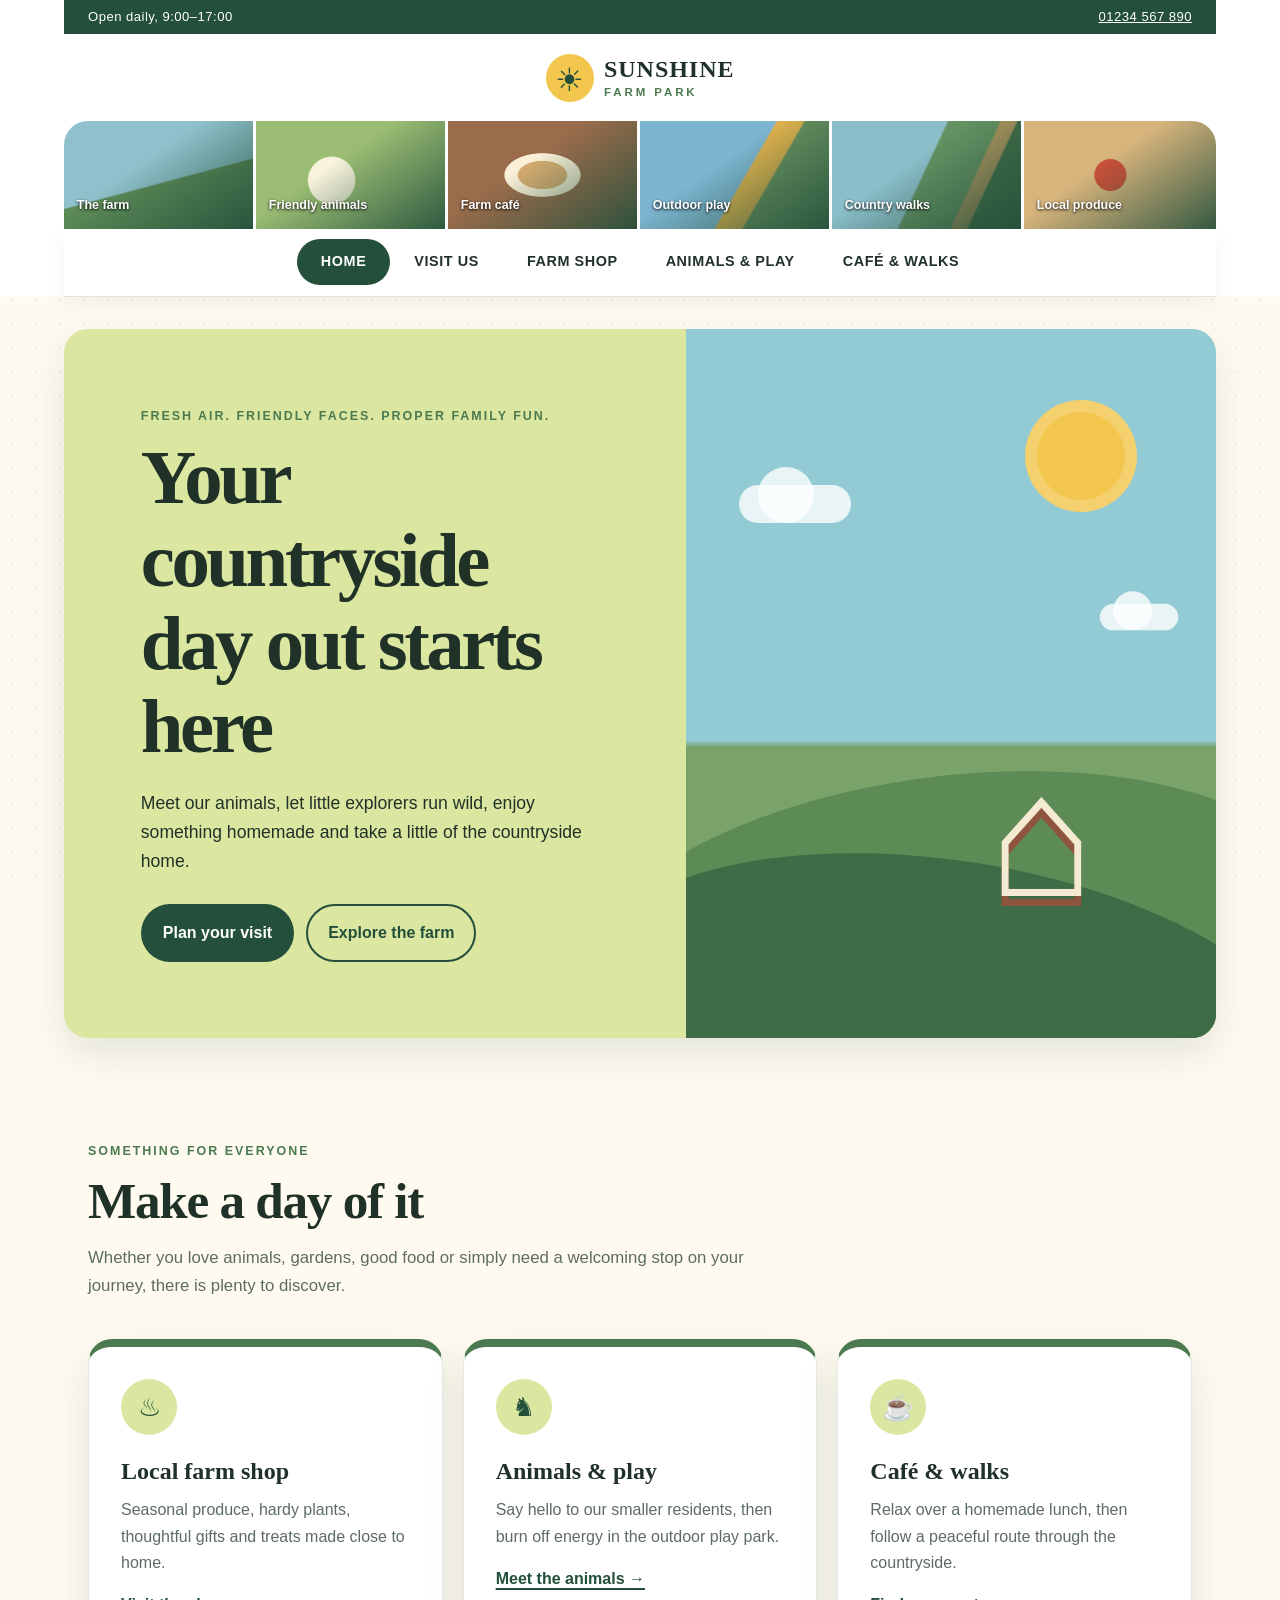
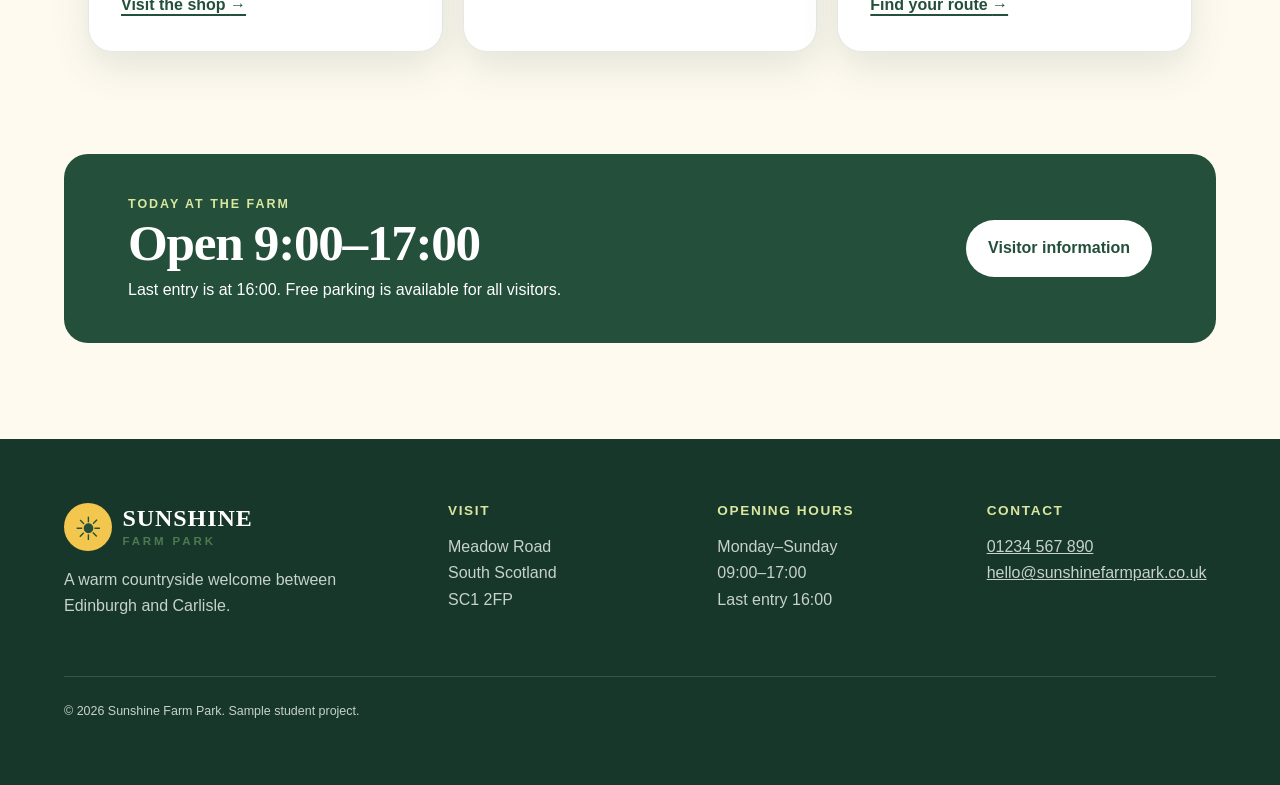
<file: index.html>
<!DOCTYPE html>
<html lang="en">
<head>
  <meta charset="UTF-8">
  <meta name="viewport" content="width=device-width, initial-scale=1.0">
  <meta name="description" content="Discover Sunshine Farm Park: a farm shop, friendly animals, café, play park and countryside walks between Edinburgh and Carlisle.">
  <title>Sunshine Farm Park | A grand day out in the countryside</title>
  <link rel="stylesheet" href="style.css">
  <link rel="stylesheet" href="styles/home.css">
  <script src="script.js" defer></script>
</head>
<body data-page="home">
  <a class="skip-link" href="#main-content">Skip to main content</a>
  <header class="site-header">
    <div class="site-header__utility">
      <p>Open daily, 9:00–17:00</p>
      <a href="tel:+441234567890">01234 567 890</a>
    </div>
    <a class="brand" href="index.html" aria-label="Sunshine Farm Park home">
      <span class="brand__mark" aria-hidden="true">☀</span>
      <span><strong>Sunshine</strong><small>Farm Park</small></span>
    </a>
    <div class="image-strip" aria-label="A taste of Sunshine Farm Park">
      <span class="image-strip__tile image-strip__tile--farm">The farm</span>
      <span class="image-strip__tile image-strip__tile--animals">Friendly animals</span>
      <span class="image-strip__tile image-strip__tile--cafe">Farm café</span>
      <span class="image-strip__tile image-strip__tile--play">Outdoor play</span>
      <span class="image-strip__tile image-strip__tile--walks">Country walks</span>
      <span class="image-strip__tile image-strip__tile--shop">Local produce</span>
    </div>
    <nav class="nav" aria-label="Primary navigation">
      <button class="nav__toggle" type="button" aria-expanded="false" aria-controls="primary-menu">
        <span>Menu</span><span aria-hidden="true">☰</span>
      </button>
      <ul class="nav__list" id="primary-menu">
        <li><a class="nav__link" href="index.html" aria-current="page">Home</a></li>
        <li><a class="nav__link" href="visit.html">Visit us</a></li>
        <li><a class="nav__link" href="shop.html">Farm shop</a></li>
        <li><a class="nav__link" href="animals-play.html">Animals &amp; play</a></li>
        <li><a class="nav__link" href="cafe-walks.html">Café &amp; walks</a></li>
      </ul>
    </nav>
  </header>

  <main id="main-content">
    <section class="hero">
      <div class="hero__content">
        <p class="eyebrow">Fresh air. Friendly faces. Proper family fun.</p>
        <h1>Your countryside day out starts here</h1>
        <p>Meet our animals, let little explorers run wild, enjoy something homemade and take a little of the countryside home.</p>
        <div class="button-row">
          <a class="button button--primary" href="visit.html">Plan your visit</a>
          <a class="button button--secondary" href="#discover">Explore the farm</a>
        </div>
      </div>
      <div class="hero__scene" aria-label="Illustration of rolling countryside and a farm">
        <span class="hero__sun" aria-hidden="true"></span>
        <span class="hero__cloud hero__cloud--one" aria-hidden="true"></span>
        <span class="hero__cloud hero__cloud--two" aria-hidden="true"></span>
        <span class="hero__barn" aria-hidden="true">⌂</span>
      </div>
    </section>

    <section class="section" id="discover">
      <div class="section__heading">
        <p class="eyebrow">Something for everyone</p>
        <h2>Make a day of it</h2>
        <p>Whether you love animals, gardens, good food or simply need a welcoming stop on your journey, there is plenty to discover.</p>
      </div>
      <div class="card-grid card-grid--three">
        <article class="feature-card feature-card--shop">
          <span class="feature-card__icon" aria-hidden="true">♨</span>
          <h3>Local farm shop</h3>
          <p>Seasonal produce, hardy plants, thoughtful gifts and treats made close to home.</p>
          <a class="text-link" href="shop.html">Visit the shop <span aria-hidden="true">→</span></a>
        </article>
        <article class="feature-card feature-card--animals">
          <span class="feature-card__icon" aria-hidden="true">♞</span>
          <h3>Animals &amp; play</h3>
          <p>Say hello to our smaller residents, then burn off energy in the outdoor play park.</p>
          <a class="text-link" href="animals-play.html">Meet the animals <span aria-hidden="true">→</span></a>
        </article>
        <article class="feature-card feature-card--cafe">
          <span class="feature-card__icon" aria-hidden="true">☕</span>
          <h3>Café &amp; walks</h3>
          <p>Relax over a homemade lunch, then follow a peaceful route through the countryside.</p>
          <a class="text-link" href="cafe-walks.html">Find your route <span aria-hidden="true">→</span></a>
        </article>
      </div>
    </section>

    <section class="callout">
      <div><p class="eyebrow">Today at the farm</p><h2>Open 9:00–17:00</h2><p>Last entry is at 16:00. Free parking is available for all visitors.</p></div>
      <a class="button button--light" href="visit.html">Visitor information</a>
    </section>
  </main>

  <footer class="footer">
    <div class="footer__grid">
      <div><a class="brand brand--footer" href="index.html"><span class="brand__mark" aria-hidden="true">☀</span><span><strong>Sunshine</strong><small>Farm Park</small></span></a><p>A warm countryside welcome between Edinburgh and Carlisle.</p></div>
      <div><h2 class="footer__heading">Visit</h2><p>Meadow Road<br>South Scotland<br>SC1 2FP</p></div>
      <div><h2 class="footer__heading">Opening hours</h2><p>Monday–Sunday<br>09:00–17:00<br>Last entry 16:00</p></div>
      <div><h2 class="footer__heading">Contact</h2><p><a href="tel:+441234567890">01234 567 890</a><br><a href="mailto:hello@sunshinefarmpark.co.uk">hello@sunshinefarmpark.co.uk</a></p></div>
    </div>
    <p class="footer__legal">&copy; <span data-current-year>2026</span> Sunshine Farm Park. Sample student project.</p>
  </footer>
</body>
</html>
</file>
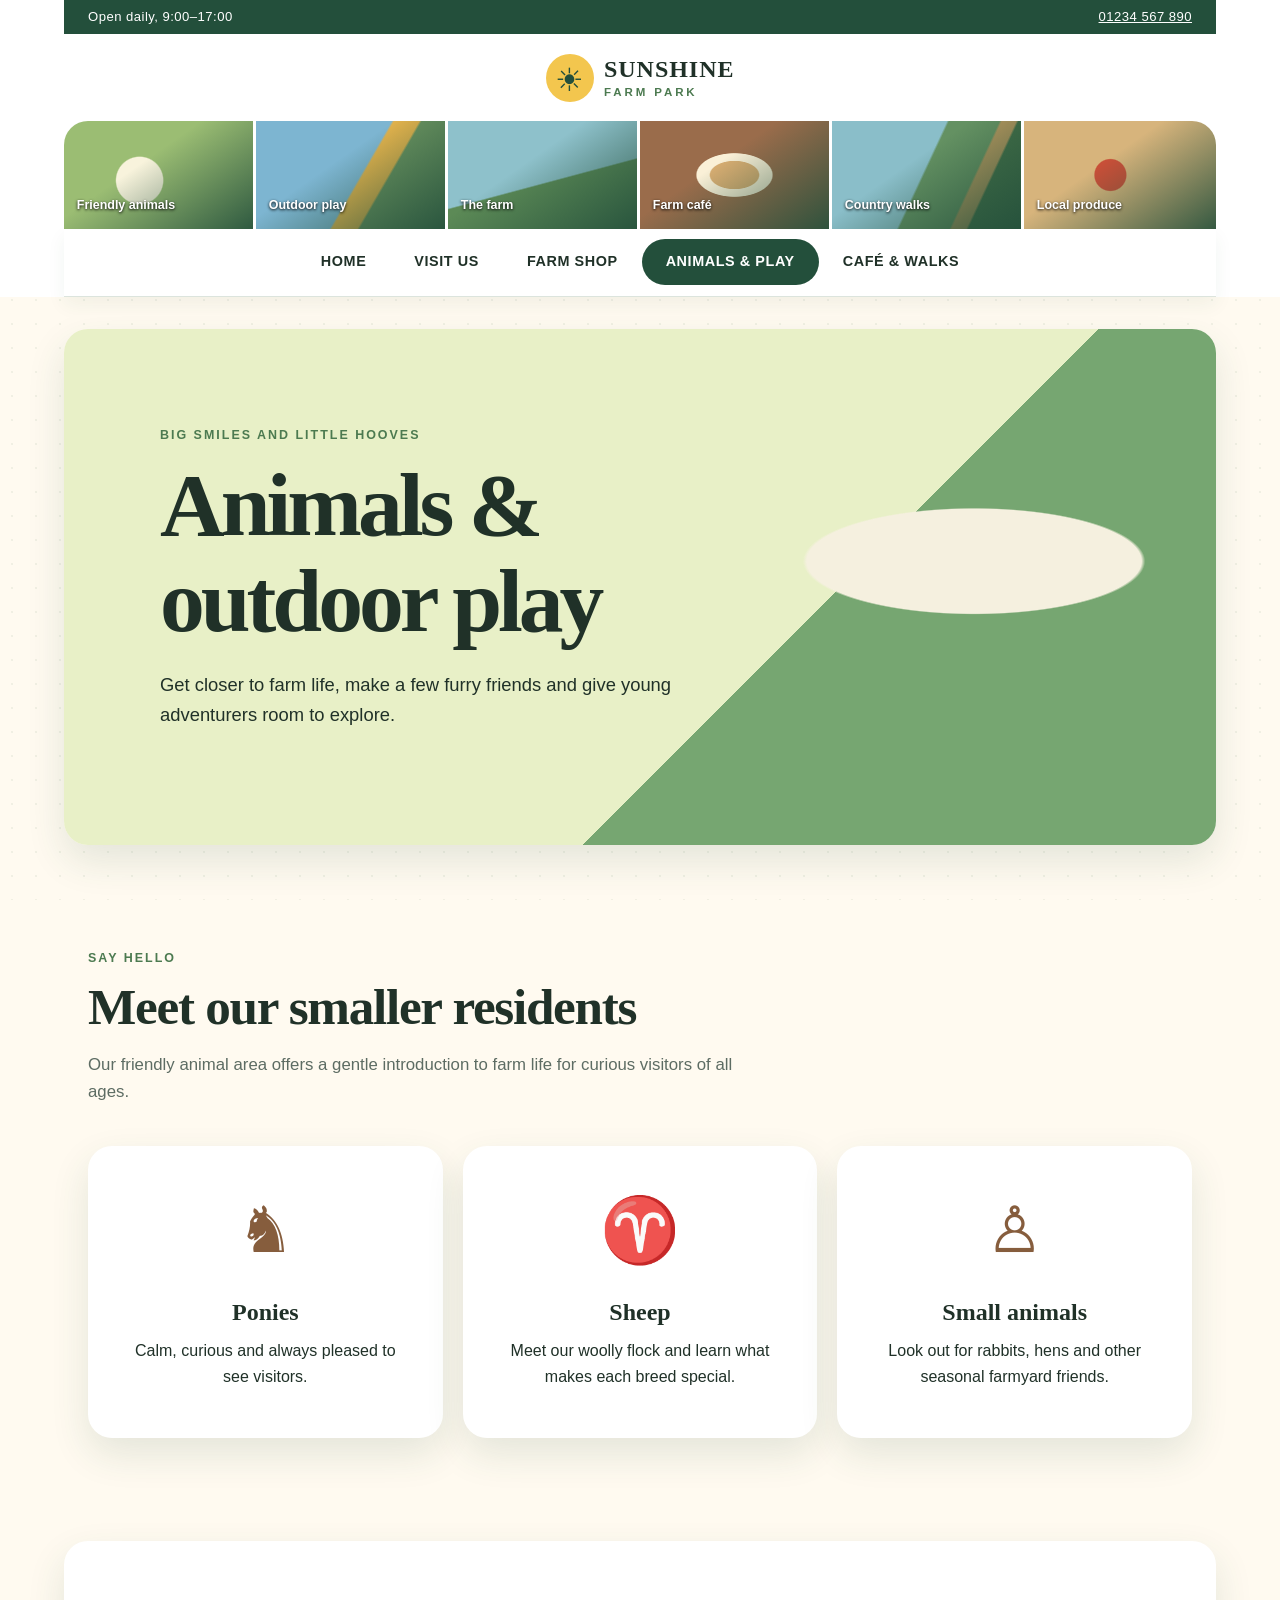
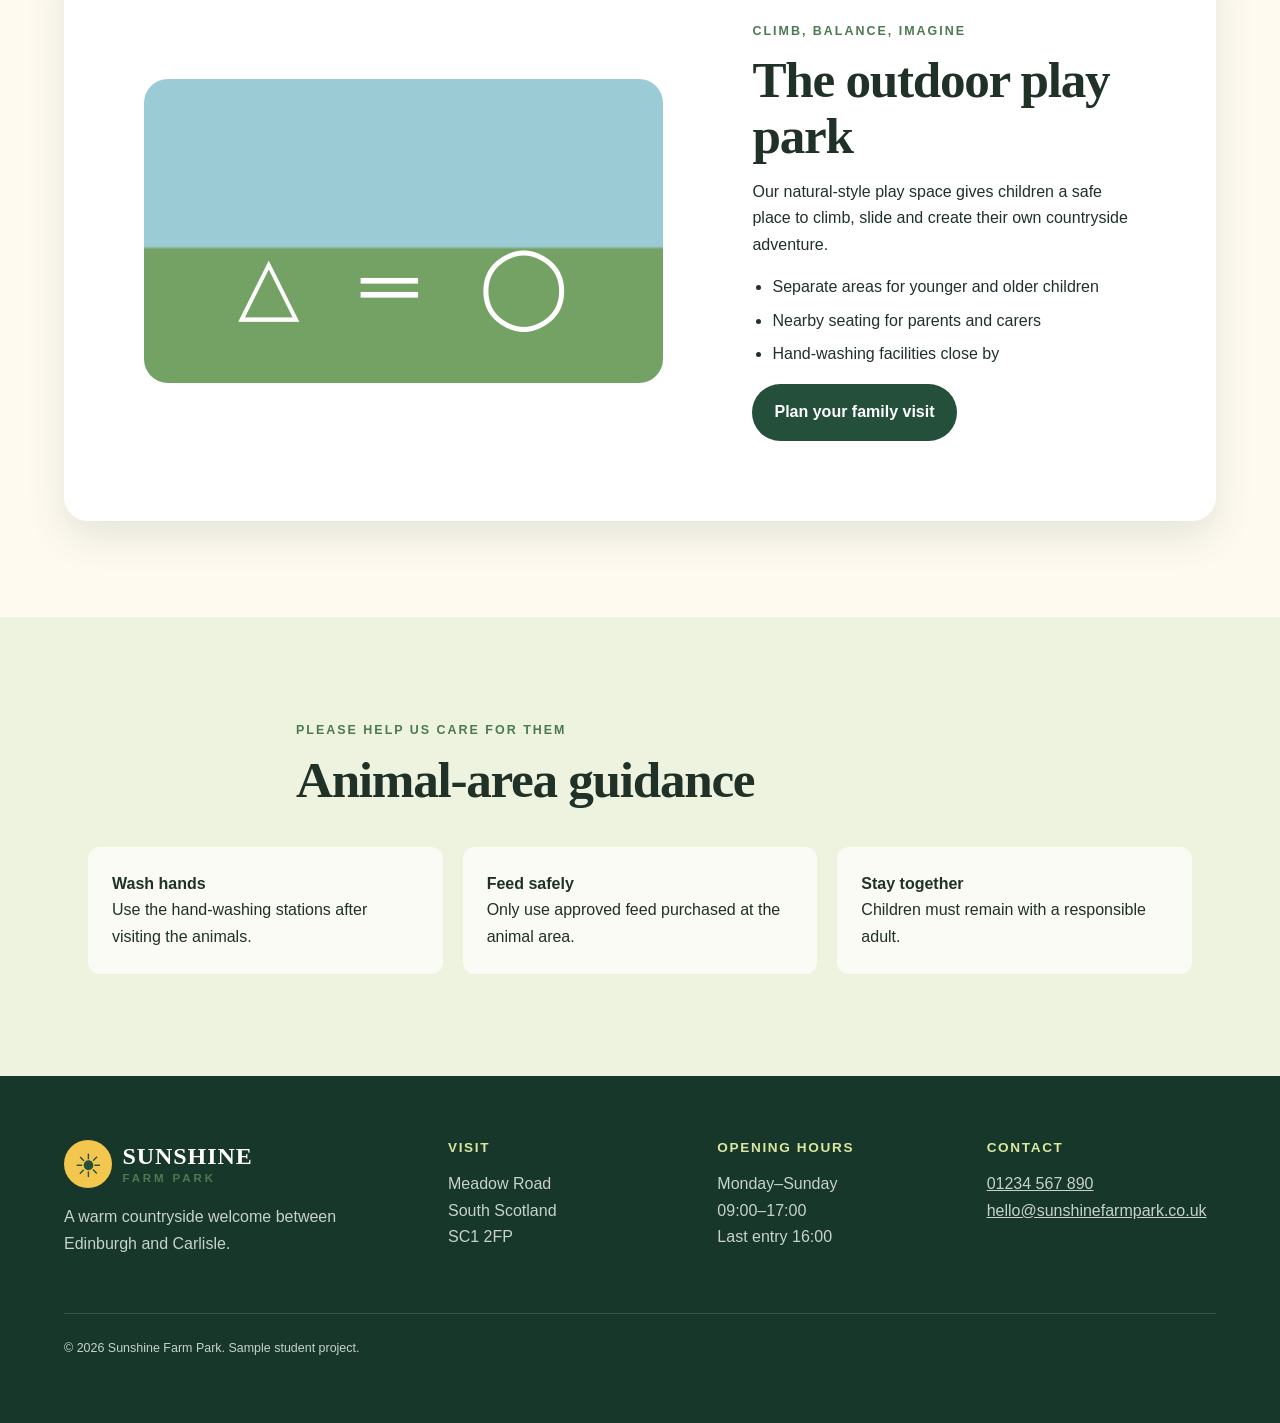
<file: animals-play.html>
<!DOCTYPE html>
<html lang="en"><head><meta charset="UTF-8"><meta name="viewport" content="width=device-width, initial-scale=1.0"><meta name="description" content="Meet the friendly animals and discover the outdoor play park at Sunshine Farm Park."><title>Animals &amp; Play | Sunshine Farm Park</title><link rel="stylesheet" href="style.css"><link rel="stylesheet" href="styles/animals-play.css"><script src="script.js" defer></script></head>
<body data-page="animals"><a class="skip-link" href="#main-content">Skip to main content</a>
  <header class="site-header"><div class="site-header__utility"><p>Open daily, 9:00–17:00</p><a href="tel:+441234567890">01234 567 890</a></div><a class="brand" href="index.html" aria-label="Sunshine Farm Park home"><span class="brand__mark" aria-hidden="true">☀</span><span><strong>Sunshine</strong><small>Farm Park</small></span></a><div class="image-strip" aria-label="A taste of Sunshine Farm Park"><span class="image-strip__tile image-strip__tile--animals">Friendly animals</span><span class="image-strip__tile image-strip__tile--play">Outdoor play</span><span class="image-strip__tile image-strip__tile--farm">The farm</span><span class="image-strip__tile image-strip__tile--cafe">Farm café</span><span class="image-strip__tile image-strip__tile--walks">Country walks</span><span class="image-strip__tile image-strip__tile--shop">Local produce</span></div><nav class="nav" aria-label="Primary navigation"><button class="nav__toggle" type="button" aria-expanded="false" aria-controls="primary-menu"><span>Menu</span><span aria-hidden="true">☰</span></button><ul class="nav__list" id="primary-menu"><li><a class="nav__link" href="index.html">Home</a></li><li><a class="nav__link" href="visit.html">Visit us</a></li><li><a class="nav__link" href="shop.html">Farm shop</a></li><li><a class="nav__link" href="animals-play.html" aria-current="page">Animals &amp; play</a></li><li><a class="nav__link" href="cafe-walks.html">Café &amp; walks</a></li></ul></nav></header>
  <main id="main-content"><header class="page-hero page-hero--animals"><div><p class="eyebrow">Big smiles and little hooves</p><h1>Animals &amp; outdoor play</h1><p>Get closer to farm life, make a few furry friends and give young adventurers room to explore.</p></div></header>
    <section class="section"><div class="section__heading"><p class="eyebrow">Say hello</p><h2>Meet our smaller residents</h2><p>Our friendly animal area offers a gentle introduction to farm life for curious visitors of all ages.</p></div><div class="animal-row"><article><span aria-hidden="true">♞</span><h3>Ponies</h3><p>Calm, curious and always pleased to see visitors.</p></article><article><span aria-hidden="true">♈</span><h3>Sheep</h3><p>Meet our woolly flock and learn what makes each breed special.</p></article><article><span aria-hidden="true">♙</span><h3>Small animals</h3><p>Look out for rabbits, hens and other seasonal farmyard friends.</p></article></div></section>
    <section class="split-section split-section--reverse"><div><p class="eyebrow">Climb, balance, imagine</p><h2>The outdoor play park</h2><p>Our natural-style play space gives children a safe place to climb, slide and create their own countryside adventure.</p><ul class="tick-list"><li>Separate areas for younger and older children</li><li>Nearby seating for parents and carers</li><li>Hand-washing facilities close by</li></ul><a class="button button--primary" href="visit.html">Plan your family visit</a></div><div class="play-scene" aria-label="Decorative illustration of an outdoor play area"><span aria-hidden="true">△</span><span aria-hidden="true">═</span><span aria-hidden="true">◯</span></div></section>
    <section class="section section--tint"><div class="section__heading"><p class="eyebrow">Please help us care for them</p><h2>Animal-area guidance</h2></div><div class="rules"><p><strong>Wash hands</strong><br>Use the hand-washing stations after visiting the animals.</p><p><strong>Feed safely</strong><br>Only use approved feed purchased at the animal area.</p><p><strong>Stay together</strong><br>Children must remain with a responsible adult.</p></div></section>
  </main>
  <footer class="footer"><div class="footer__grid"><div><a class="brand brand--footer" href="index.html"><span class="brand__mark" aria-hidden="true">☀</span><span><strong>Sunshine</strong><small>Farm Park</small></span></a><p>A warm countryside welcome between Edinburgh and Carlisle.</p></div><div><h2 class="footer__heading">Visit</h2><p>Meadow Road<br>South Scotland<br>SC1 2FP</p></div><div><h2 class="footer__heading">Opening hours</h2><p>Monday–Sunday<br>09:00–17:00<br>Last entry 16:00</p></div><div><h2 class="footer__heading">Contact</h2><p><a href="tel:+441234567890">01234 567 890</a><br><a href="mailto:hello@sunshinefarmpark.co.uk">hello@sunshinefarmpark.co.uk</a></p></div></div><p class="footer__legal">&copy; <span data-current-year>2026</span> Sunshine Farm Park. Sample student project.</p></footer>
</body></html>
</file>
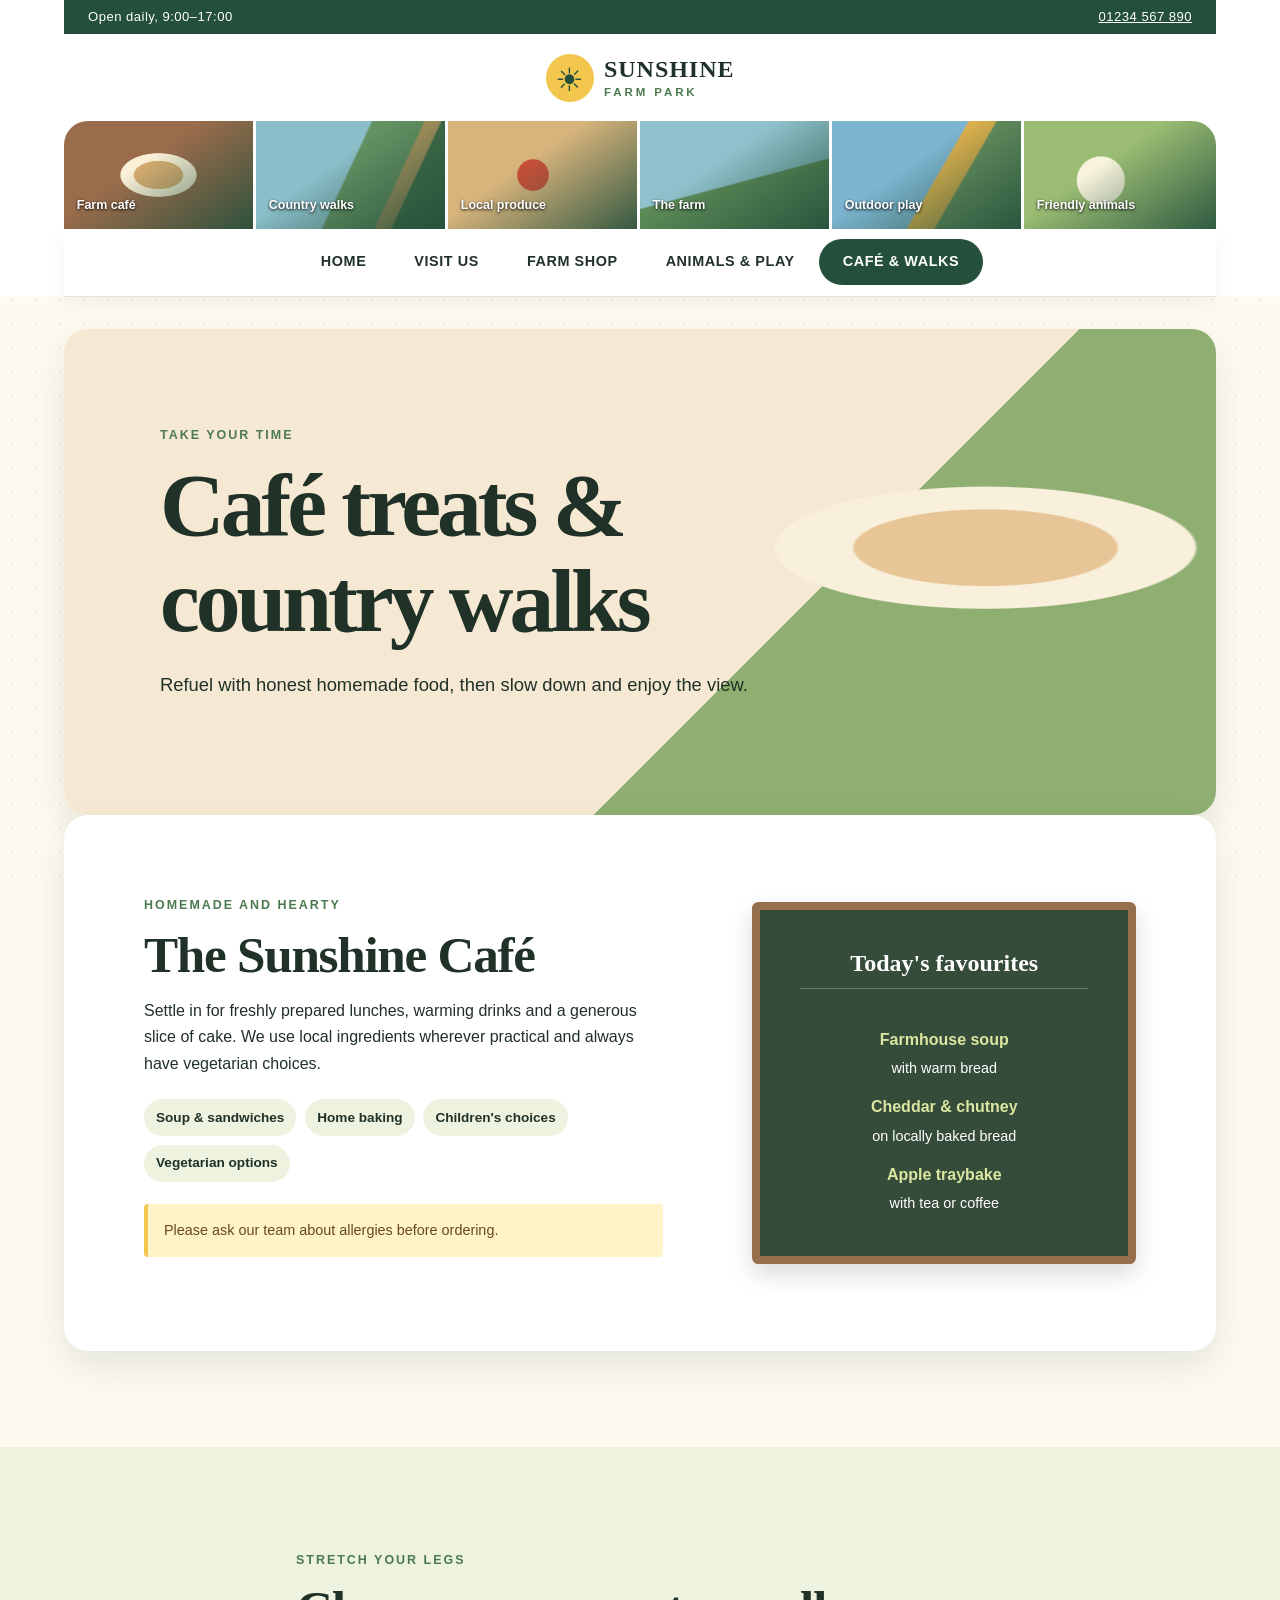
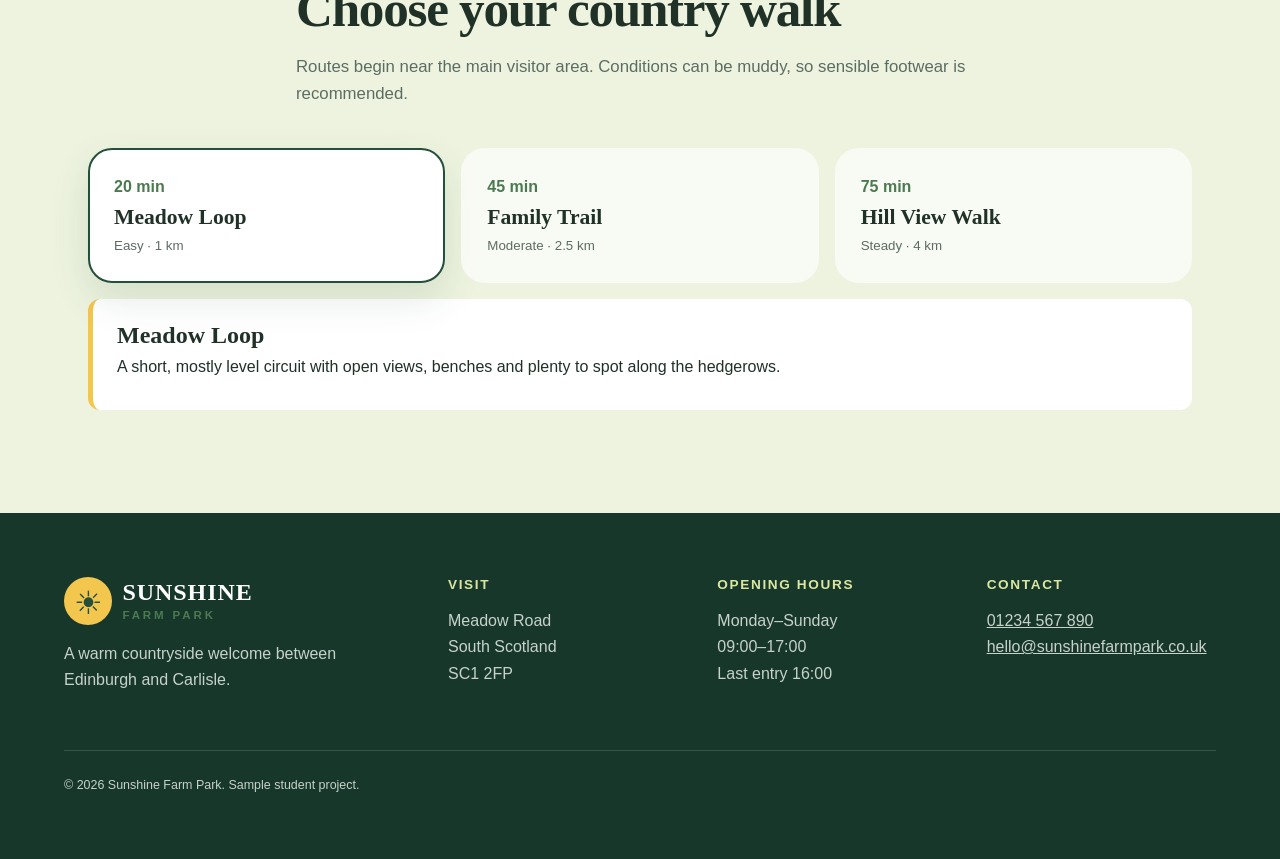
<file: cafe-walks.html>
<!DOCTYPE html>
<html lang="en"><head><meta charset="UTF-8"><meta name="viewport" content="width=device-width, initial-scale=1.0"><meta name="description" content="Enjoy homemade food in the Sunshine Farm Park café and explore our countryside walking routes."><title>Café &amp; Walks | Sunshine Farm Park</title><link rel="stylesheet" href="style.css"><link rel="stylesheet" href="styles/cafe-walks.css"><script src="script.js" defer></script></head>
<body data-page="cafe"><a class="skip-link" href="#main-content">Skip to main content</a>
  <header class="site-header"><div class="site-header__utility"><p>Open daily, 9:00–17:00</p><a href="tel:+441234567890">01234 567 890</a></div><a class="brand" href="index.html" aria-label="Sunshine Farm Park home"><span class="brand__mark" aria-hidden="true">☀</span><span><strong>Sunshine</strong><small>Farm Park</small></span></a><div class="image-strip" aria-label="A taste of Sunshine Farm Park"><span class="image-strip__tile image-strip__tile--cafe">Farm café</span><span class="image-strip__tile image-strip__tile--walks">Country walks</span><span class="image-strip__tile image-strip__tile--shop">Local produce</span><span class="image-strip__tile image-strip__tile--farm">The farm</span><span class="image-strip__tile image-strip__tile--play">Outdoor play</span><span class="image-strip__tile image-strip__tile--animals">Friendly animals</span></div><nav class="nav" aria-label="Primary navigation"><button class="nav__toggle" type="button" aria-expanded="false" aria-controls="primary-menu"><span>Menu</span><span aria-hidden="true">☰</span></button><ul class="nav__list" id="primary-menu"><li><a class="nav__link" href="index.html">Home</a></li><li><a class="nav__link" href="visit.html">Visit us</a></li><li><a class="nav__link" href="shop.html">Farm shop</a></li><li><a class="nav__link" href="animals-play.html">Animals &amp; play</a></li><li><a class="nav__link" href="cafe-walks.html" aria-current="page">Café &amp; walks</a></li></ul></nav></header>
  <main id="main-content"><header class="page-hero page-hero--cafe"><div><p class="eyebrow">Take your time</p><h1>Café treats &amp; country walks</h1><p>Refuel with honest homemade food, then slow down and enjoy the view.</p></div></header>
    <section class="split-section"><div><p class="eyebrow">Homemade and hearty</p><h2>The Sunshine Café</h2><p>Settle in for freshly prepared lunches, warming drinks and a generous slice of cake. We use local ingredients wherever practical and always have vegetarian choices.</p><div class="menu-highlights"><span>Soup &amp; sandwiches</span><span>Home baking</span><span>Children's choices</span><span>Vegetarian options</span></div><p class="notice">Please ask our team about allergies before ordering.</p></div><div class="cafe-board"><p>Today's favourites</p><strong>Farmhouse soup</strong><span>with warm bread</span><strong>Cheddar &amp; chutney</strong><span>on locally baked bread</span><strong>Apple traybake</strong><span>with tea or coffee</span></div></section>
    <section class="section section--tint"><div class="section__heading"><p class="eyebrow">Stretch your legs</p><h2>Choose your country walk</h2><p>Routes begin near the main visitor area. Conditions can be muddy, so sensible footwear is recommended.</p></div><div class="route-grid"><button class="route-card is-active" type="button" data-route="short" aria-pressed="true"><span>20 min</span><strong>Meadow Loop</strong><small>Easy · 1 km</small></button><button class="route-card" type="button" data-route="family" aria-pressed="false"><span>45 min</span><strong>Family Trail</strong><small>Moderate · 2.5 km</small></button><button class="route-card" type="button" data-route="long" aria-pressed="false"><span>75 min</span><strong>Hill View Walk</strong><small>Steady · 4 km</small></button></div><div class="route-detail" aria-live="polite"><h3 data-route-title>Meadow Loop</h3><p data-route-description>A short, mostly level circuit with open views, benches and plenty to spot along the hedgerows.</p></div></section>
  </main>
  <footer class="footer"><div class="footer__grid"><div><a class="brand brand--footer" href="index.html"><span class="brand__mark" aria-hidden="true">☀</span><span><strong>Sunshine</strong><small>Farm Park</small></span></a><p>A warm countryside welcome between Edinburgh and Carlisle.</p></div><div><h2 class="footer__heading">Visit</h2><p>Meadow Road<br>South Scotland<br>SC1 2FP</p></div><div><h2 class="footer__heading">Opening hours</h2><p>Monday–Sunday<br>09:00–17:00<br>Last entry 16:00</p></div><div><h2 class="footer__heading">Contact</h2><p><a href="tel:+441234567890">01234 567 890</a><br><a href="mailto:hello@sunshinefarmpark.co.uk">hello@sunshinefarmpark.co.uk</a></p></div></div><p class="footer__legal">&copy; <span data-current-year>2026</span> Sunshine Farm Park. Sample student project.</p></footer>
</body></html>
</file>
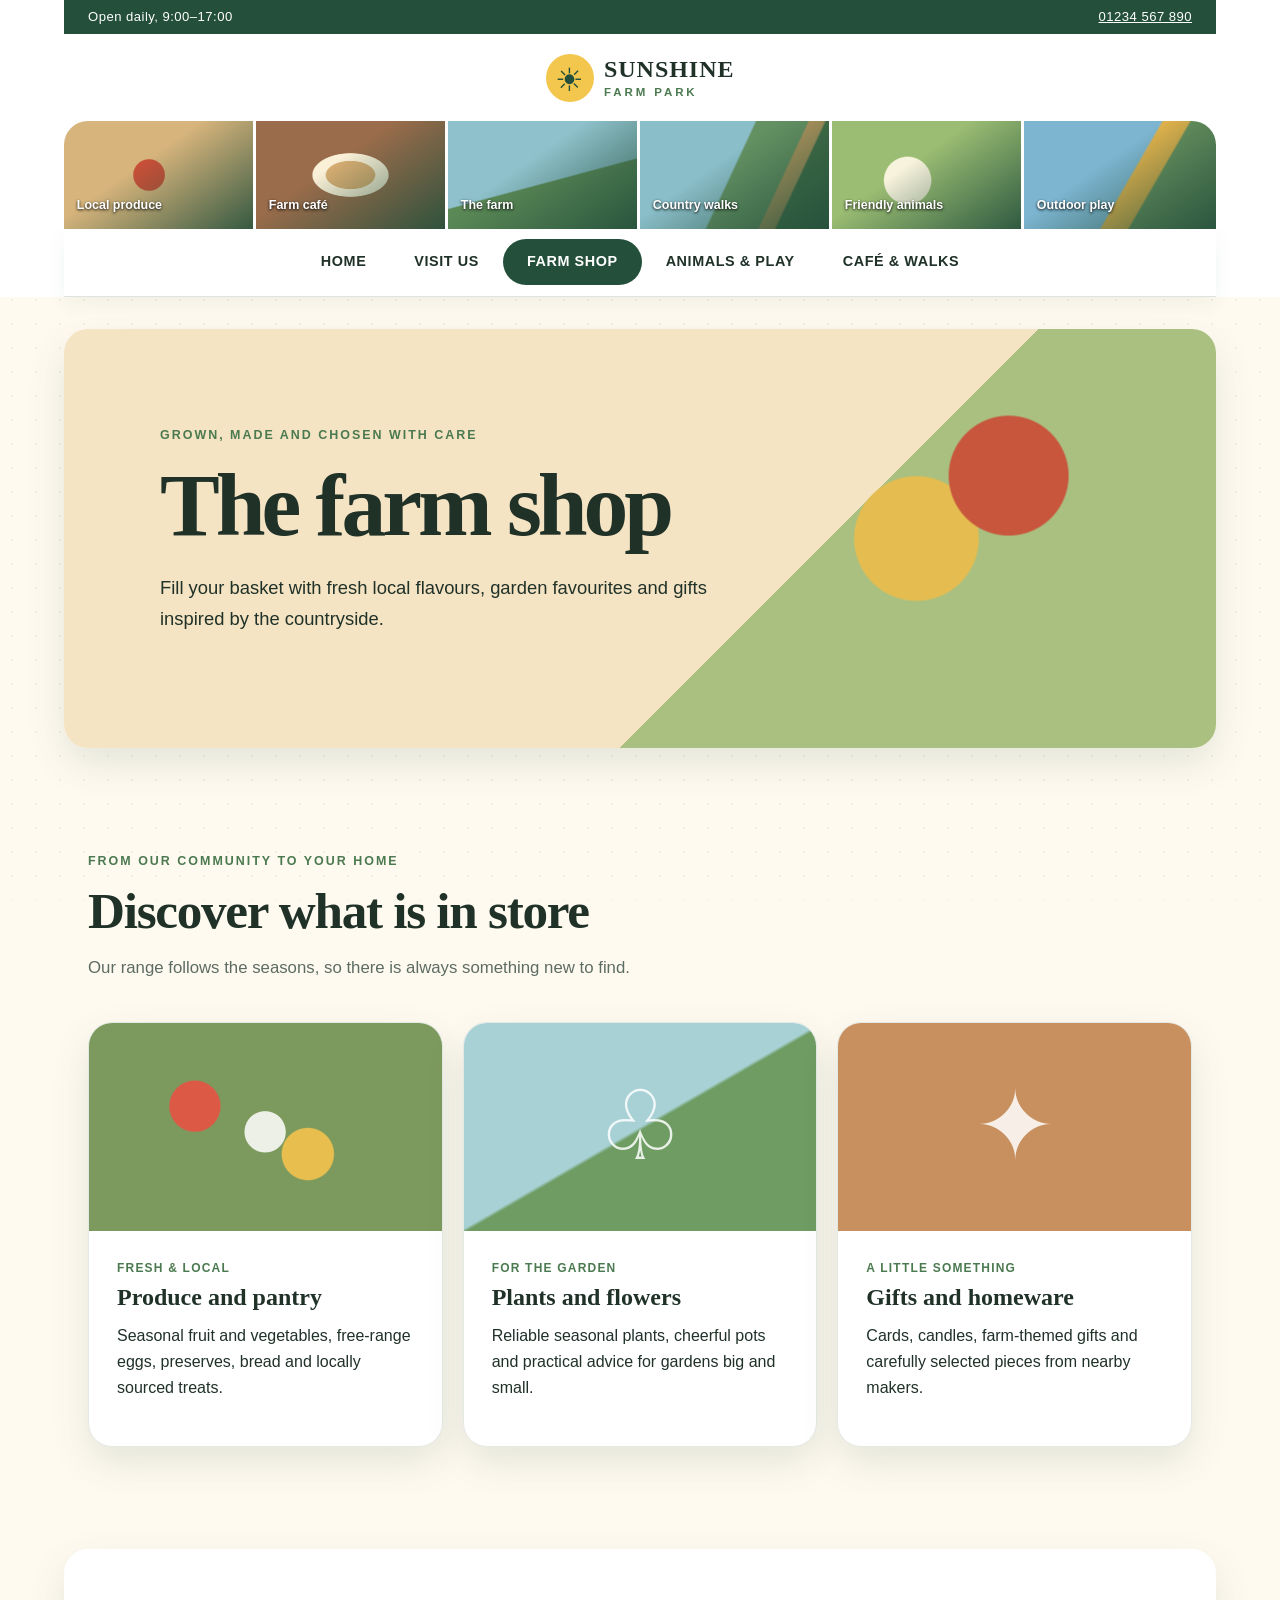
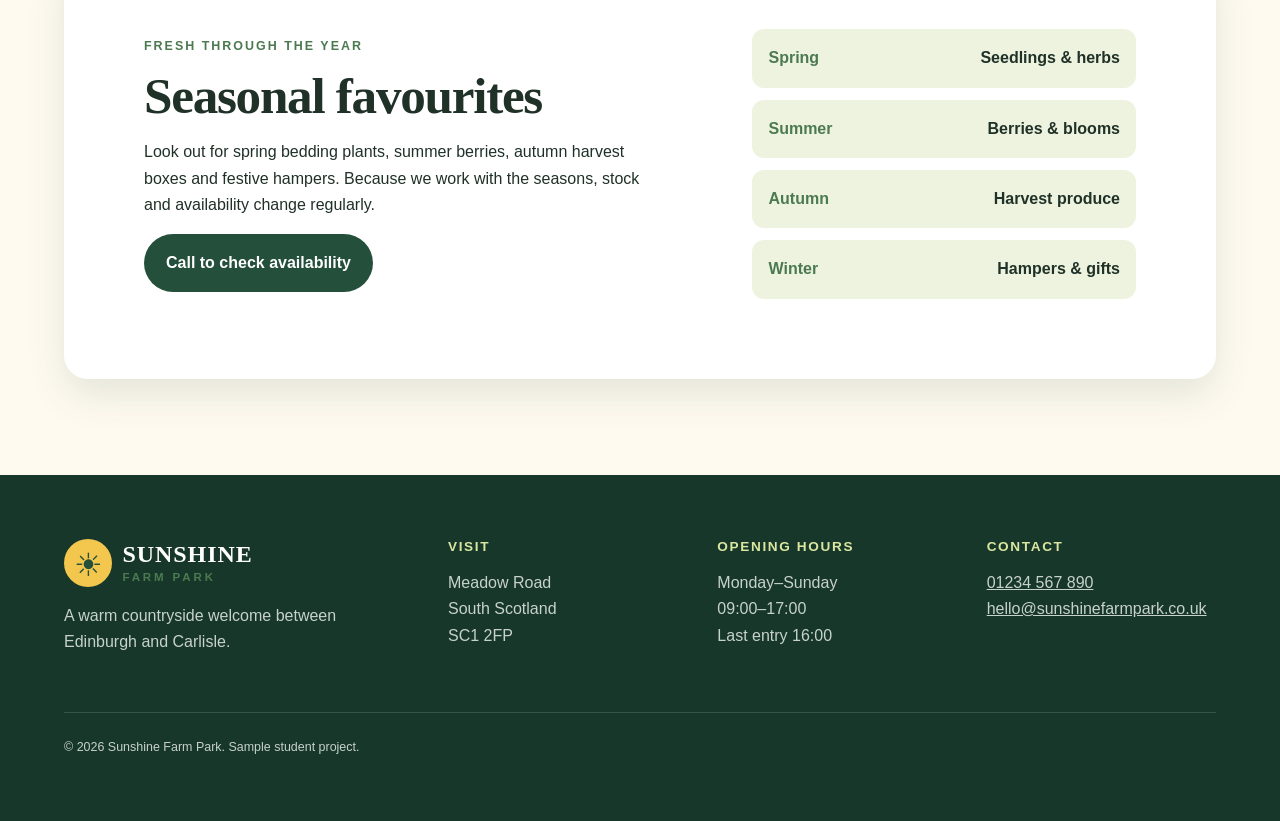
<file: shop.html>
<!DOCTYPE html>
<html lang="en"><head><meta charset="UTF-8"><meta name="viewport" content="width=device-width, initial-scale=1.0"><meta name="description" content="Explore local produce, plants and gifts available from the Sunshine Farm Park shop."><title>Farm Shop | Sunshine Farm Park</title><link rel="stylesheet" href="style.css"><link rel="stylesheet" href="styles/shop.css"><script src="script.js" defer></script></head>
<body data-page="shop"><a class="skip-link" href="#main-content">Skip to main content</a>
  <header class="site-header"><div class="site-header__utility"><p>Open daily, 9:00–17:00</p><a href="tel:+441234567890">01234 567 890</a></div><a class="brand" href="index.html" aria-label="Sunshine Farm Park home"><span class="brand__mark" aria-hidden="true">☀</span><span><strong>Sunshine</strong><small>Farm Park</small></span></a><div class="image-strip" aria-label="A taste of Sunshine Farm Park"><span class="image-strip__tile image-strip__tile--shop">Local produce</span><span class="image-strip__tile image-strip__tile--cafe">Farm café</span><span class="image-strip__tile image-strip__tile--farm">The farm</span><span class="image-strip__tile image-strip__tile--walks">Country walks</span><span class="image-strip__tile image-strip__tile--animals">Friendly animals</span><span class="image-strip__tile image-strip__tile--play">Outdoor play</span></div><nav class="nav" aria-label="Primary navigation"><button class="nav__toggle" type="button" aria-expanded="false" aria-controls="primary-menu"><span>Menu</span><span aria-hidden="true">☰</span></button><ul class="nav__list" id="primary-menu"><li><a class="nav__link" href="index.html">Home</a></li><li><a class="nav__link" href="visit.html">Visit us</a></li><li><a class="nav__link" href="shop.html" aria-current="page">Farm shop</a></li><li><a class="nav__link" href="animals-play.html">Animals &amp; play</a></li><li><a class="nav__link" href="cafe-walks.html">Café &amp; walks</a></li></ul></nav></header>
  <main id="main-content"><header class="page-hero page-hero--shop"><div><p class="eyebrow">Grown, made and chosen with care</p><h1>The farm shop</h1><p>Fill your basket with fresh local flavours, garden favourites and gifts inspired by the countryside.</p></div></header>
    <section class="section"><div class="section__heading"><p class="eyebrow">From our community to your home</p><h2>Discover what is in store</h2><p>Our range follows the seasons, so there is always something new to find.</p></div><div class="card-grid card-grid--three"><article class="product-card"><div class="product-card__art product-card__art--produce" aria-hidden="true">●</div><div><p class="tag">Fresh &amp; local</p><h3>Produce and pantry</h3><p>Seasonal fruit and vegetables, free-range eggs, preserves, bread and locally sourced treats.</p></div></article><article class="product-card"><div class="product-card__art product-card__art--plants" aria-hidden="true">♧</div><div><p class="tag">For the garden</p><h3>Plants and flowers</h3><p>Reliable seasonal plants, cheerful pots and practical advice for gardens big and small.</p></div></article><article class="product-card"><div class="product-card__art product-card__art--gifts" aria-hidden="true">✦</div><div><p class="tag">A little something</p><h3>Gifts and homeware</h3><p>Cards, candles, farm-themed gifts and carefully selected pieces from nearby makers.</p></div></article></div></section>
    <section class="split-section"><div><p class="eyebrow">Fresh through the year</p><h2>Seasonal favourites</h2><p>Look out for spring bedding plants, summer berries, autumn harvest boxes and festive hampers. Because we work with the seasons, stock and availability change regularly.</p><a class="button button--primary" href="tel:+441234567890">Call to check availability</a></div><aside class="season-list" aria-label="Seasonal shop highlights"><div><span>Spring</span><strong>Seedlings &amp; herbs</strong></div><div><span>Summer</span><strong>Berries &amp; blooms</strong></div><div><span>Autumn</span><strong>Harvest produce</strong></div><div><span>Winter</span><strong>Hampers &amp; gifts</strong></div></aside></section>
  </main>
  <footer class="footer"><div class="footer__grid"><div><a class="brand brand--footer" href="index.html"><span class="brand__mark" aria-hidden="true">☀</span><span><strong>Sunshine</strong><small>Farm Park</small></span></a><p>A warm countryside welcome between Edinburgh and Carlisle.</p></div><div><h2 class="footer__heading">Visit</h2><p>Meadow Road<br>South Scotland<br>SC1 2FP</p></div><div><h2 class="footer__heading">Opening hours</h2><p>Monday–Sunday<br>09:00–17:00<br>Last entry 16:00</p></div><div><h2 class="footer__heading">Contact</h2><p><a href="tel:+441234567890">01234 567 890</a><br><a href="mailto:hello@sunshinefarmpark.co.uk">hello@sunshinefarmpark.co.uk</a></p></div></div><p class="footer__legal">&copy; <span data-current-year>2026</span> Sunshine Farm Park. Sample student project.</p></footer>
</body></html>
</file>
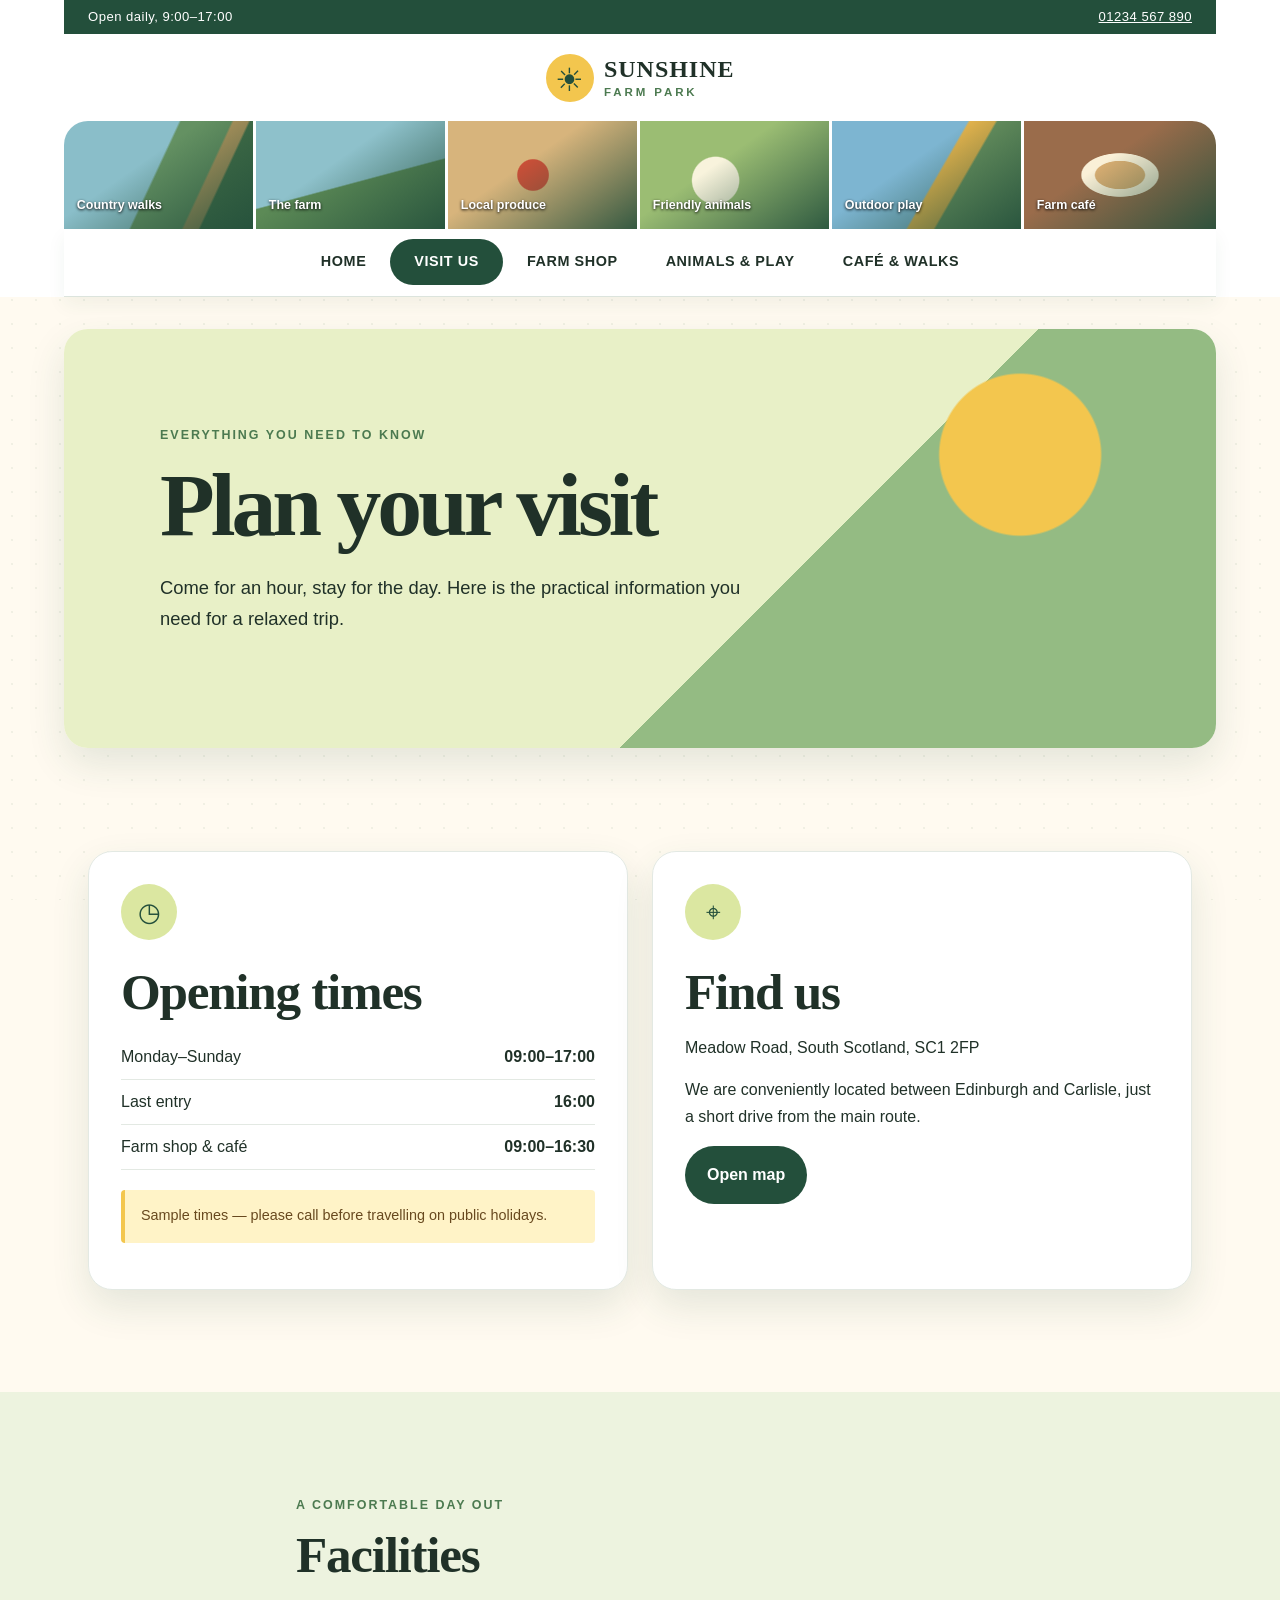
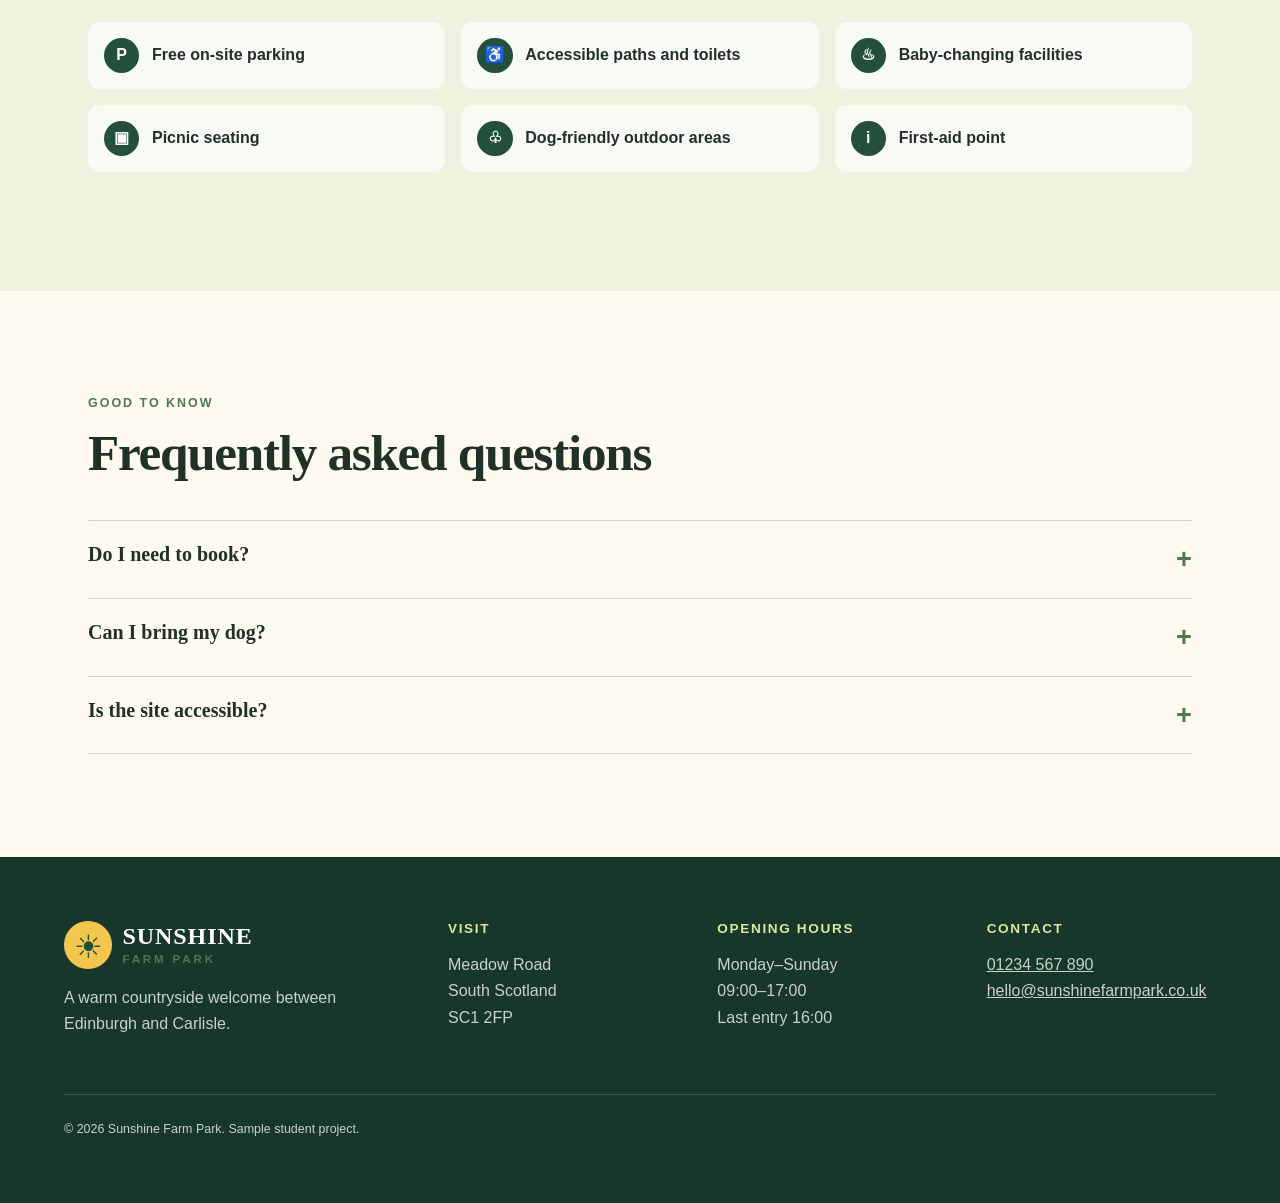
<file: visit.html>
<!DOCTYPE html>
<html lang="en">
<head>
  <meta charset="UTF-8"><meta name="viewport" content="width=device-width, initial-scale=1.0">
  <meta name="description" content="Plan your visit to Sunshine Farm Park. Find sample opening times, directions, facilities and answers to common questions.">
  <title>Visit Us | Sunshine Farm Park</title>
  <link rel="stylesheet" href="style.css">
  <link rel="stylesheet" href="styles/visit.css">
  <script src="script.js" defer></script>
</head>
<body data-page="visit">
  <a class="skip-link" href="#main-content">Skip to main content</a>
  <header class="site-header">
    <div class="site-header__utility"><p>Open daily, 9:00–17:00</p><a href="tel:+441234567890">01234 567 890</a></div>
    <a class="brand" href="index.html" aria-label="Sunshine Farm Park home"><span class="brand__mark" aria-hidden="true">☀</span><span><strong>Sunshine</strong><small>Farm Park</small></span></a>
    <div class="image-strip" aria-label="A taste of Sunshine Farm Park"><span class="image-strip__tile image-strip__tile--walks">Country walks</span><span class="image-strip__tile image-strip__tile--farm">The farm</span><span class="image-strip__tile image-strip__tile--shop">Local produce</span><span class="image-strip__tile image-strip__tile--animals">Friendly animals</span><span class="image-strip__tile image-strip__tile--play">Outdoor play</span><span class="image-strip__tile image-strip__tile--cafe">Farm café</span></div>
    <nav class="nav" aria-label="Primary navigation"><button class="nav__toggle" type="button" aria-expanded="false" aria-controls="primary-menu"><span>Menu</span><span aria-hidden="true">☰</span></button><ul class="nav__list" id="primary-menu"><li><a class="nav__link" href="index.html">Home</a></li><li><a class="nav__link" href="visit.html" aria-current="page">Visit us</a></li><li><a class="nav__link" href="shop.html">Farm shop</a></li><li><a class="nav__link" href="animals-play.html">Animals &amp; play</a></li><li><a class="nav__link" href="cafe-walks.html">Café &amp; walks</a></li></ul></nav>
  </header>
  <main id="main-content">
    <header class="page-hero page-hero--visit"><div><p class="eyebrow">Everything you need to know</p><h1>Plan your visit</h1><p>Come for an hour, stay for the day. Here is the practical information you need for a relaxed trip.</p></div></header>
    <section class="section">
      <div class="info-grid">
        <article class="info-panel"><span class="info-panel__icon" aria-hidden="true">◷</span><h2>Opening times</h2><dl class="hours"><div><dt>Monday–Sunday</dt><dd>09:00–17:00</dd></div><div><dt>Last entry</dt><dd>16:00</dd></div><div><dt>Farm shop &amp; café</dt><dd>09:00–16:30</dd></div></dl><p class="notice">Sample times — please call before travelling on public holidays.</p></article>
        <article class="info-panel"><span class="info-panel__icon" aria-hidden="true">⌖</span><h2>Find us</h2><p>Meadow Road, South Scotland, SC1 2FP</p><p>We are conveniently located between Edinburgh and Carlisle, just a short drive from the main route.</p><a class="button button--primary" href="https://www.openstreetmap.org/" target="_blank" rel="noopener noreferrer">Open map <span class="visually-hidden">(opens in a new tab)</span></a></article>
      </div>
    </section>
    <section class="section section--tint"><div class="section__heading"><p class="eyebrow">A comfortable day out</p><h2>Facilities</h2></div><ul class="icon-list"><li><span aria-hidden="true">P</span>Free on-site parking</li><li><span aria-hidden="true">♿</span>Accessible paths and toilets</li><li><span aria-hidden="true">♨</span>Baby-changing facilities</li><li><span aria-hidden="true">▣</span>Picnic seating</li><li><span aria-hidden="true">♧</span>Dog-friendly outdoor areas</li><li><span aria-hidden="true">i</span>First-aid point</li></ul></section>
    <section class="section"><div class="section__heading"><p class="eyebrow">Good to know</p><h2>Frequently asked questions</h2></div><div class="accordion">
      <article class="accordion__item"><h3><button class="accordion__trigger" type="button" aria-expanded="false" aria-controls="faq-1">Do I need to book?<span aria-hidden="true">+</span></button></h3><div class="accordion__panel" id="faq-1" hidden><p>No booking is needed for general visits. Large groups should contact us before travelling.</p></div></article>
      <article class="accordion__item"><h3><button class="accordion__trigger" type="button" aria-expanded="false" aria-controls="faq-2">Can I bring my dog?<span aria-hidden="true">+</span></button></h3><div class="accordion__panel" id="faq-2" hidden><p>Well-behaved dogs on leads are welcome in signed outdoor areas, but not inside the animal enclosure or café.</p></div></article>
      <article class="accordion__item"><h3><button class="accordion__trigger" type="button" aria-expanded="false" aria-controls="faq-3">Is the site accessible?<span aria-hidden="true">+</span></button></h3><div class="accordion__panel" id="faq-3" hidden><p>Main visitor areas use firm, step-free paths. Some country trails may become uneven or muddy after rain.</p></div></article>
    </div></section>
  </main>
  <footer class="footer"><div class="footer__grid"><div><a class="brand brand--footer" href="index.html"><span class="brand__mark" aria-hidden="true">☀</span><span><strong>Sunshine</strong><small>Farm Park</small></span></a><p>A warm countryside welcome between Edinburgh and Carlisle.</p></div><div><h2 class="footer__heading">Visit</h2><p>Meadow Road<br>South Scotland<br>SC1 2FP</p></div><div><h2 class="footer__heading">Opening hours</h2><p>Monday–Sunday<br>09:00–17:00<br>Last entry 16:00</p></div><div><h2 class="footer__heading">Contact</h2><p><a href="tel:+441234567890">01234 567 890</a><br><a href="mailto:hello@sunshinefarmpark.co.uk">hello@sunshinefarmpark.co.uk</a></p></div></div><p class="footer__legal">&copy; <span data-current-year>2026</span> Sunshine Farm Park. Sample student project.</p></footer>
</body>
</html>
</file>
<file: style.css>
:root {
  --color-forest: #234f3b;
  --color-leaf: #4c7a50;
  --color-lime: #dbe7a1;
  --color-sun: #f3c64e;
  --color-cream: #fffaf0;
  --color-paper: #ffffff;
  --color-ink: #203128;
  --color-muted: #5d6c63;
  --color-brown: #865d3d;
  --shadow: 0 16px 38px rgba(35, 79, 59, 0.12);
  --radius-small: 0.75rem;
  --radius: 1.5rem;
  --content-width: 72rem;
}

* { box-sizing: border-box; }
html { scroll-behavior: smooth; }
body { margin: 0; color: var(--color-ink); background: var(--color-cream); font-family: "Trebuchet MS", Arial, sans-serif; line-height: 1.65; }
body::before { position: fixed; z-index: -1; inset: 0; background-image: radial-gradient(rgba(76, 122, 80, 0.08) 1px, transparent 1px); background-size: 24px 24px; content: ""; }
h1, h2, h3, p { margin-top: 0; }
h1, h2, h3 { font-family: Georgia, "Times New Roman", serif; line-height: 1.08; }
h1 { max-width: 14ch; margin-bottom: 1.25rem; font-size: clamp(2.7rem, 6vw, 5.4rem); letter-spacing: -0.045em; }
h2 { margin-bottom: 1rem; font-size: clamp(2rem, 4vw, 3.25rem); letter-spacing: -0.025em; }
h3 { margin-bottom: 0.75rem; font-size: 1.5rem; }
a { color: inherit; }
button, a { -webkit-tap-highlight-color: transparent; }
button { font: inherit; }
:focus-visible { outline: 3px solid var(--color-sun); outline-offset: 4px; }
.skip-link { position: fixed; z-index: 100; top: 1rem; left: 1rem; padding: 0.75rem 1rem; color: #fff; background: var(--color-forest); border-radius: 0.5rem; transform: translateY(-180%); }
.skip-link:focus { transform: translateY(0); }
.visually-hidden { position: absolute; width: 1px; height: 1px; padding: 0; overflow: hidden; clip: rect(0, 0, 0, 0); white-space: nowrap; border: 0; }

.site-header { background: var(--color-paper); }
.site-header__utility { display: flex; justify-content: space-between; max-width: var(--content-width); margin: auto; padding: 0.4rem 1.5rem; color: #fff; background: var(--color-forest); font-size: 0.82rem; letter-spacing: 0.035em; }
.site-header__utility p { margin: 0; }
.brand { display: flex; align-items: center; justify-content: center; gap: 0.65rem; width: fit-content; margin: 1.2rem auto; text-decoration: none; text-transform: uppercase; }
.brand__mark { display: grid; width: 3rem; height: 3rem; color: var(--color-forest); background: var(--color-sun); border-radius: 50%; place-items: center; font-size: 2rem; }
.brand strong, .brand small { display: block; line-height: 1; }
.brand strong { font: 700 1.5rem/1 Georgia, serif; letter-spacing: 0.04em; }
.brand small { margin-top: 0.35rem; color: var(--color-leaf); font-weight: 700; font-size: 0.72rem; letter-spacing: 0.25em; }
.image-strip { display: grid; grid-template-columns: repeat(6, 1fr); max-width: var(--content-width); min-height: 6.75rem; margin: auto; overflow: hidden; border-radius: var(--radius) var(--radius) 0 0; }
.image-strip__tile { display: flex; align-items: flex-end; min-width: 0; padding: 0.8rem; color: #fff; background-position: center; background-size: cover; border-right: 3px solid #fff; font-weight: 700; font-size: 0.78rem; text-shadow: 0 1px 3px #000; }
.image-strip__tile:last-child { border: 0; }
.image-strip__tile--farm { background: linear-gradient(145deg, transparent 40%, rgba(35,79,59,.9)), linear-gradient(165deg, #8ec1cb 55%, #5c8a56 56%); }
.image-strip__tile--animals { background: linear-gradient(145deg, transparent 40%, rgba(35,79,59,.9)), radial-gradient(circle at 40% 55%, #f8f3dc 0 18%, transparent 19%), #9bbd73; }
.image-strip__tile--cafe { background: linear-gradient(145deg, transparent 40%, rgba(35,79,59,.9)), radial-gradient(ellipse at center, #d8ad72 0 18%, #faf0d7 19% 28%, transparent 29%), #9a6c4b; }
.image-strip__tile--play { background: linear-gradient(145deg, transparent 40%, rgba(35,79,59,.9)), linear-gradient(120deg, #7db5d1 0 54%, #e2b24c 55% 65%, #69925f 66%); }
.image-strip__tile--walks { background: linear-gradient(145deg, transparent 40%, rgba(35,79,59,.9)), linear-gradient(115deg, #8abec9 0 48%, #649162 49% 70%, #b5965d 71% 77%, #426e47 78%); }
.image-strip__tile--shop { background: linear-gradient(145deg, transparent 40%, rgba(35,79,59,.9)), radial-gradient(circle at 45% 50%, #c84f38 0 13%, transparent 14%), #d7b47c; }
.nav { max-width: var(--content-width); margin: auto; background: var(--color-paper); border-bottom: 1px solid #dce4dd; box-shadow: 0 8px 18px rgba(35, 79, 59, 0.06); }
.nav__toggle { display: none; width: 100%; padding: 1rem 1.5rem; color: #fff; background: var(--color-forest); border: 0; font-weight: 700; text-align: left; }
.nav__list { display: flex; justify-content: center; margin: 0; padding: 0.65rem; list-style: none; }
.nav__link { display: block; padding: 0.7rem clamp(0.7rem, 2vw, 1.5rem); border-radius: 99px; font-weight: 700; font-size: 0.9rem; text-decoration: none; text-transform: uppercase; letter-spacing: 0.04em; }
.nav__link:hover, .nav__link[aria-current="page"] { color: #fff; background: var(--color-forest); }

.eyebrow { margin-bottom: 0.7rem; color: var(--color-leaf); font-weight: 800; font-size: 0.78rem; text-transform: uppercase; letter-spacing: 0.16em; }
.button-row { display: flex; flex-wrap: wrap; gap: 0.75rem; margin-top: 1.75rem; }
.button { display: inline-block; padding: 0.85rem 1.25rem; border: 2px solid transparent; border-radius: 99px; font-weight: 800; text-align: center; text-decoration: none; }
.button--primary { color: #fff; background: var(--color-forest); }
.button--primary:hover { background: #163b2b; }
.button--secondary { color: var(--color-forest); border-color: var(--color-forest); }
.button--secondary:hover { background: rgba(255,255,255,.45); }
.button--light { color: var(--color-forest); background: var(--color-paper); }
.section { max-width: var(--content-width); margin: auto; padding: clamp(4rem, 8vw, 7rem) 1.5rem; }
.section--tint { max-width: none; background: #edf3df; }
.section--tint > * { max-width: calc(var(--content-width) - 3rem); margin-right: auto; margin-left: auto; }
.section__heading { max-width: 43rem; margin-bottom: 2.5rem; }
.section__heading > p:last-child { color: var(--color-muted); font-size: 1.05rem; }
.card-grid { display: grid; gap: 1.25rem; }
.card-grid--three { grid-template-columns: repeat(3, 1fr); }
.feature-card, .product-card, .info-panel { padding: 2rem; background: var(--color-paper); border: 1px solid #e3e9e3; border-radius: var(--radius); box-shadow: var(--shadow); }
.info-panel__icon { display: grid; width: 3.5rem; height: 3.5rem; margin-bottom: 1.5rem; color: var(--color-forest); background: var(--color-lime); border-radius: 50%; place-items: center; font-size: 1.6rem; }

.page-hero { max-width: var(--content-width); min-height: 23rem; margin: 2rem auto 0; padding: clamp(3rem, 8vw, 6rem); overflow: hidden; border-radius: var(--radius); box-shadow: var(--shadow); }
.page-hero > div { max-width: 43rem; }
.page-hero h1 { font-size: clamp(3rem, 7vw, 5.6rem); }
.page-hero p:not(.eyebrow) { max-width: 38rem; font-size: 1.15rem; }
.notice { padding: 0.9rem 1rem; color: #68491f; background: #fff3c7; border-left: 4px solid var(--color-sun); border-radius: 0.25rem; font-size: 0.9rem; }
.split-section { display: grid; grid-template-columns: 1.15fr .85fr; gap: clamp(2rem, 7vw, 6rem); align-items: center; max-width: var(--content-width); margin: 0 auto 6rem; padding: clamp(3rem, 7vw, 5rem); background: var(--color-paper); border-radius: var(--radius); box-shadow: var(--shadow); }
.split-section--reverse > :first-child { order: 2; }

.footer { padding: 4rem max(1.5rem, calc((100% - var(--content-width)) / 2)); color: #eaf0e9; background: #17372a; }
.footer__grid { display: grid; grid-template-columns: 1.5fr repeat(3, 1fr); gap: 2.5rem; }
.brand--footer { justify-content: flex-start; margin: 0 0 1rem; color: #fff; }
.footer__heading { color: var(--color-lime); font: 700 .85rem Arial, sans-serif; text-transform: uppercase; letter-spacing: .12em; }
.footer p { color: #c7d2ca; }
.footer a:hover { color: #fff; }
.footer__legal { margin: 2.5rem 0 0; padding-top: 1.5rem; border-top: 1px solid rgba(255,255,255,.14); font-size: .78rem; }

@media (max-width: 800px) {
  .site-header__utility { display: none; }
  .brand { margin: 1rem auto; }
  .image-strip { grid-template-columns: repeat(3, 1fr); min-height: 5rem; border-radius: 0; }
  .image-strip__tile:nth-child(n+4) { display: none; }
  .nav__toggle { display: flex; justify-content: space-between; }
  .nav__list { display: none; flex-direction: column; padding: .5rem; }
  .nav__list--open { display: flex; }
  .nav__link { border-radius: .5rem; }
  .card-grid--three, .footer__grid { grid-template-columns: 1fr; }
  .split-section { grid-template-columns: 1fr; margin-right: 1rem; margin-left: 1rem; padding: 2rem; }
  .split-section--reverse > :first-child { order: initial; }
  .callout { align-items: flex-start; flex-direction: column; margin-right: 1rem; margin-left: 1rem; }
  .page-hero { margin-top: 1rem; border-radius: 0; }
}

@media (max-width: 480px) {
  .image-strip { grid-template-columns: repeat(2, 1fr); }
  .image-strip__tile:nth-child(3) { display: none; }
  .page-hero { padding: 2rem 1.5rem; }
  .button-row, .button { width: 100%; }
}

@media (prefers-reduced-motion: reduce) {
  html { scroll-behavior: auto; }
  *, *::before, *::after { scroll-behavior: auto !important; transition-duration: .01ms !important; }
}
</file>
<file: styles/home.css>
.hero { display: grid; grid-template-columns: 1.08fr 0.92fr; max-width: var(--content-width); min-height: 35rem; margin: 2rem auto 0; overflow: hidden; background: var(--color-lime); border-radius: var(--radius); box-shadow: var(--shadow); }
.hero__content { align-self: center; padding: clamp(2.25rem, 6vw, 5rem); }
.hero__content > p:not(.eyebrow) { max-width: 38rem; font-size: 1.1rem; }
.hero__scene { position: relative; min-height: 30rem; overflow: hidden; background: linear-gradient(#92cbd4 0 58%, #79a368 59%); }
.hero__scene::before, .hero__scene::after { position: absolute; right: -20%; bottom: -10%; left: -20%; height: 47%; background: #5d8b55; border-radius: 50% 50% 0 0; content: ""; transform: rotate(-7deg); }
.hero__scene::after { bottom: -22%; background: #3e6c46; transform: rotate(9deg); }
.hero__sun { position: absolute; top: 10%; right: 15%; width: 7rem; height: 7rem; background: var(--color-sun); border: 12px solid rgba(255,255,255,.18); border-radius: 50%; }
.hero__cloud { position: absolute; width: 7rem; height: 2.4rem; background: rgba(255,255,255,.8); border-radius: 99px; }
.hero__cloud::after { position: absolute; left: 1.2rem; bottom: 0; width: 3.5rem; height: 3.5rem; background: inherit; border-radius: 50%; content: ""; }
.hero__cloud--one { top: 22%; left: 10%; }
.hero__cloud--two { top: 38%; right: 4%; transform: scale(.7); }
.hero__barn { position: absolute; z-index: 2; right: 23%; bottom: 16%; color: #f4ead2; font: 11rem/1 Georgia, serif; filter: drop-shadow(0 10px 0 #8f543d); }
.feature-card { border-top: 8px solid var(--color-leaf); }
.feature-card__icon { display: grid; width: 3.5rem; height: 3.5rem; margin-bottom: 1.5rem; color: var(--color-forest); background: var(--color-lime); border-radius: 50%; place-items: center; font-size: 1.6rem; }
.feature-card p { color: var(--color-muted); }
.text-link { color: var(--color-forest); font-weight: 800; text-decoration-thickness: 2px; text-underline-offset: 4px; }
.callout { display: flex; align-items: center; justify-content: space-between; gap: 2rem; max-width: var(--content-width); margin: 0 auto 6rem; padding: 2.5rem clamp(1.5rem, 5vw, 4rem); color: #fff; background: var(--color-forest); border-radius: var(--radius); }
.callout h2 { margin-bottom: 0.4rem; }
.callout p { margin-bottom: 0; }
.callout .eyebrow { color: var(--color-lime); }

@media (max-width: 800px) {
  .hero { grid-template-columns: 1fr; margin-top: 1rem; border-radius: 0; }
  .hero__scene { min-height: 20rem; }
  .hero__barn { right: 30%; font-size: 8rem; }
}

@media (max-width: 480px) {
  .hero__content { padding: 2rem 1.5rem; }
  .hero__scene { min-height: 15rem; }
  .hero__sun { width: 4.5rem; height: 4.5rem; }
}
</file>
<file: styles/animals-play.css>
.page-hero--animals { background: radial-gradient(ellipse at 79% 45%, #f5f0df 0 13%, transparent 13.3%), radial-gradient(ellipse at 86% 42%, #5a493c 0 3%, transparent 3.3%), linear-gradient(135deg, #e8f0c7 62%, #76a671 62%); }
.animal-row { display: grid; grid-template-columns: repeat(3, 1fr); gap: 1.25rem; text-align: center; }
.animal-row article { padding: 2rem; background: var(--color-paper); border-radius: var(--radius); box-shadow: var(--shadow); }
.animal-row span { display: block; margin-bottom: 1rem; color: var(--color-brown); font-size: 4rem; }
.play-scene { display: flex; align-items: flex-end; justify-content: space-evenly; min-height: 19rem; padding: 2rem; color: #fff; background: linear-gradient(#9bcbd4 0 55%, #74a265 56%); border-radius: var(--radius); font-size: 5rem; }
.tick-list { padding-left: 1.25rem; }
.tick-list li { margin-bottom: .45rem; }
.rules { display: grid; grid-template-columns: repeat(3, 1fr); gap: 1.25rem; }
.rules p { margin: 0; padding: 1.5rem; background: rgba(255,255,255,.68); border-radius: var(--radius-small); }

@media (max-width: 800px) {
  .animal-row, .rules { grid-template-columns: 1fr; }
}
</file>
<file: styles/cafe-walks.css>
.page-hero--cafe { background: radial-gradient(ellipse at 80% 45%, #e7c597 0 10%, #f9f0dc 10.3% 16%, transparent 16.3%), linear-gradient(135deg, #f6e9d4 62%, #8fae72 62%); }
.cafe-board { display: grid; gap: .25rem; padding: 2.5rem; color: #fff; background: #364c3b; border: 8px solid #966f4d; border-radius: .4rem; box-shadow: 0 10px 25px rgba(0,0,0,.15); text-align: center; }
.cafe-board p { padding-bottom: .7rem; border-bottom: 1px solid rgba(255,255,255,.25); font: 700 1.5rem Georgia, serif; }
.cafe-board strong { margin-top: .6rem; color: var(--color-lime); }
.cafe-board span { font-size: .9rem; }
.menu-highlights { display: flex; flex-wrap: wrap; gap: .55rem; margin: 1.4rem 0; }
.menu-highlights span { padding: .45rem .75rem; background: #edf3df; border-radius: 99px; font-weight: 700; font-size: .85rem; }
.route-grid { display: grid; grid-template-columns: repeat(3, 1fr); gap: 1rem; }
.route-card { display: flex; flex-direction: column; align-items: flex-start; gap: .3rem; padding: 1.5rem; color: var(--color-ink); background: rgba(255,255,255,.65); border: 2px solid transparent; border-radius: var(--radius); cursor: pointer; text-align: left; }
.route-card:hover, .route-card.is-active { background: #fff; border-color: var(--color-forest); box-shadow: var(--shadow); }
.route-card span { color: var(--color-leaf); font-weight: 800; }
.route-card strong { font: 700 1.35rem Georgia, serif; }
.route-card small { color: var(--color-muted); }
.route-detail { margin-top: 1rem; padding: 1.5rem; background: #fff; border-left: 5px solid var(--color-sun); border-radius: var(--radius-small); }
.route-detail h3, .route-detail p { margin-bottom: .35rem; }

@media (max-width: 800px) {
  .route-grid { grid-template-columns: 1fr; }
}
</file>
<file: styles/shop.css>
.page-hero--shop { background: radial-gradient(circle at 82% 35%, #c7563d 0 6%, transparent 6.2%), radial-gradient(circle at 74% 50%, #e5bc50 0 7%, transparent 7.2%), linear-gradient(135deg, #f5e4c4 62%, #aac080 62%); }
.product-card { padding: 0; overflow: hidden; }
.product-card > div:last-child { padding: 1.75rem; }
.product-card__art { display: grid; height: 13rem; color: rgba(255,255,255,.85); place-items: center; font-size: 6rem; }
.product-card__art--produce { background: radial-gradient(circle at 30% 40%, #dc5945 0 9%, transparent 9.5%), radial-gradient(circle at 62% 63%, #e8bf4f 0 10%, transparent 10.5%), #7d9a5e; }
.product-card__art--plants { background: linear-gradient(150deg, #a7d1d4 0 50%, #6e9c62 51%); }
.product-card__art--gifts { background: #c88f5f; }
.tag { margin-bottom: 0.4rem; color: var(--color-leaf); font-weight: 800; font-size: 0.75rem; text-transform: uppercase; letter-spacing: .1em; }
.season-list { display: grid; gap: .75rem; }
.season-list div { display: flex; justify-content: space-between; gap: 1rem; padding: 1rem; background: #edf3df; border-radius: var(--radius-small); }
.season-list span { color: var(--color-leaf); font-weight: 800; }

@media (max-width: 480px) {
  .season-list div { flex-direction: column; gap: 0; }
}
</file>
<file: styles/visit.css>
.page-hero--visit { background: radial-gradient(circle at 83% 30%, var(--color-sun) 0 8%, transparent 8.2%), linear-gradient(135deg, #e8f0c7 62%, #94bb83 62%); }
.info-grid { display: grid; grid-template-columns: 1fr 1fr; gap: 1.5rem; }
.hours { margin-bottom: 1.25rem; }
.hours div { display: flex; justify-content: space-between; gap: 1rem; padding: 0.55rem 0; border-bottom: 1px solid #e3e9e3; }
.hours dd { margin: 0; font-weight: 700; }
.icon-list { display: grid; grid-template-columns: repeat(3, 1fr); gap: 1rem; padding: 0; list-style: none; }
.icon-list li { display: flex; align-items: center; gap: 0.8rem; padding: 1rem; background: rgba(255,255,255,.65); border-radius: var(--radius-small); font-weight: 700; }
.icon-list span { display: grid; flex: 0 0 2.2rem; height: 2.2rem; color: #fff; background: var(--color-forest); border-radius: 50%; place-items: center; }
.accordion { border-top: 1px solid #cad5cc; }
.accordion__item { border-bottom: 1px solid #cad5cc; }
.accordion__item h3 { margin: 0; }
.accordion__trigger { display: flex; justify-content: space-between; width: 100%; padding: 1.4rem 0; color: var(--color-ink); background: transparent; border: 0; font: 700 1.25rem Georgia, serif; text-align: left; cursor: pointer; }
.accordion__trigger span { color: var(--color-leaf); font: 700 1.7rem Arial, sans-serif; }
.accordion__panel { max-width: 50rem; padding: 0 2rem 1rem 0; color: var(--color-muted); }

@media (max-width: 800px) {
  .info-grid { grid-template-columns: 1fr; }
  .icon-list { grid-template-columns: 1fr 1fr; }
}

@media (max-width: 480px) {
  .icon-list { grid-template-columns: 1fr; }
}
</file>
